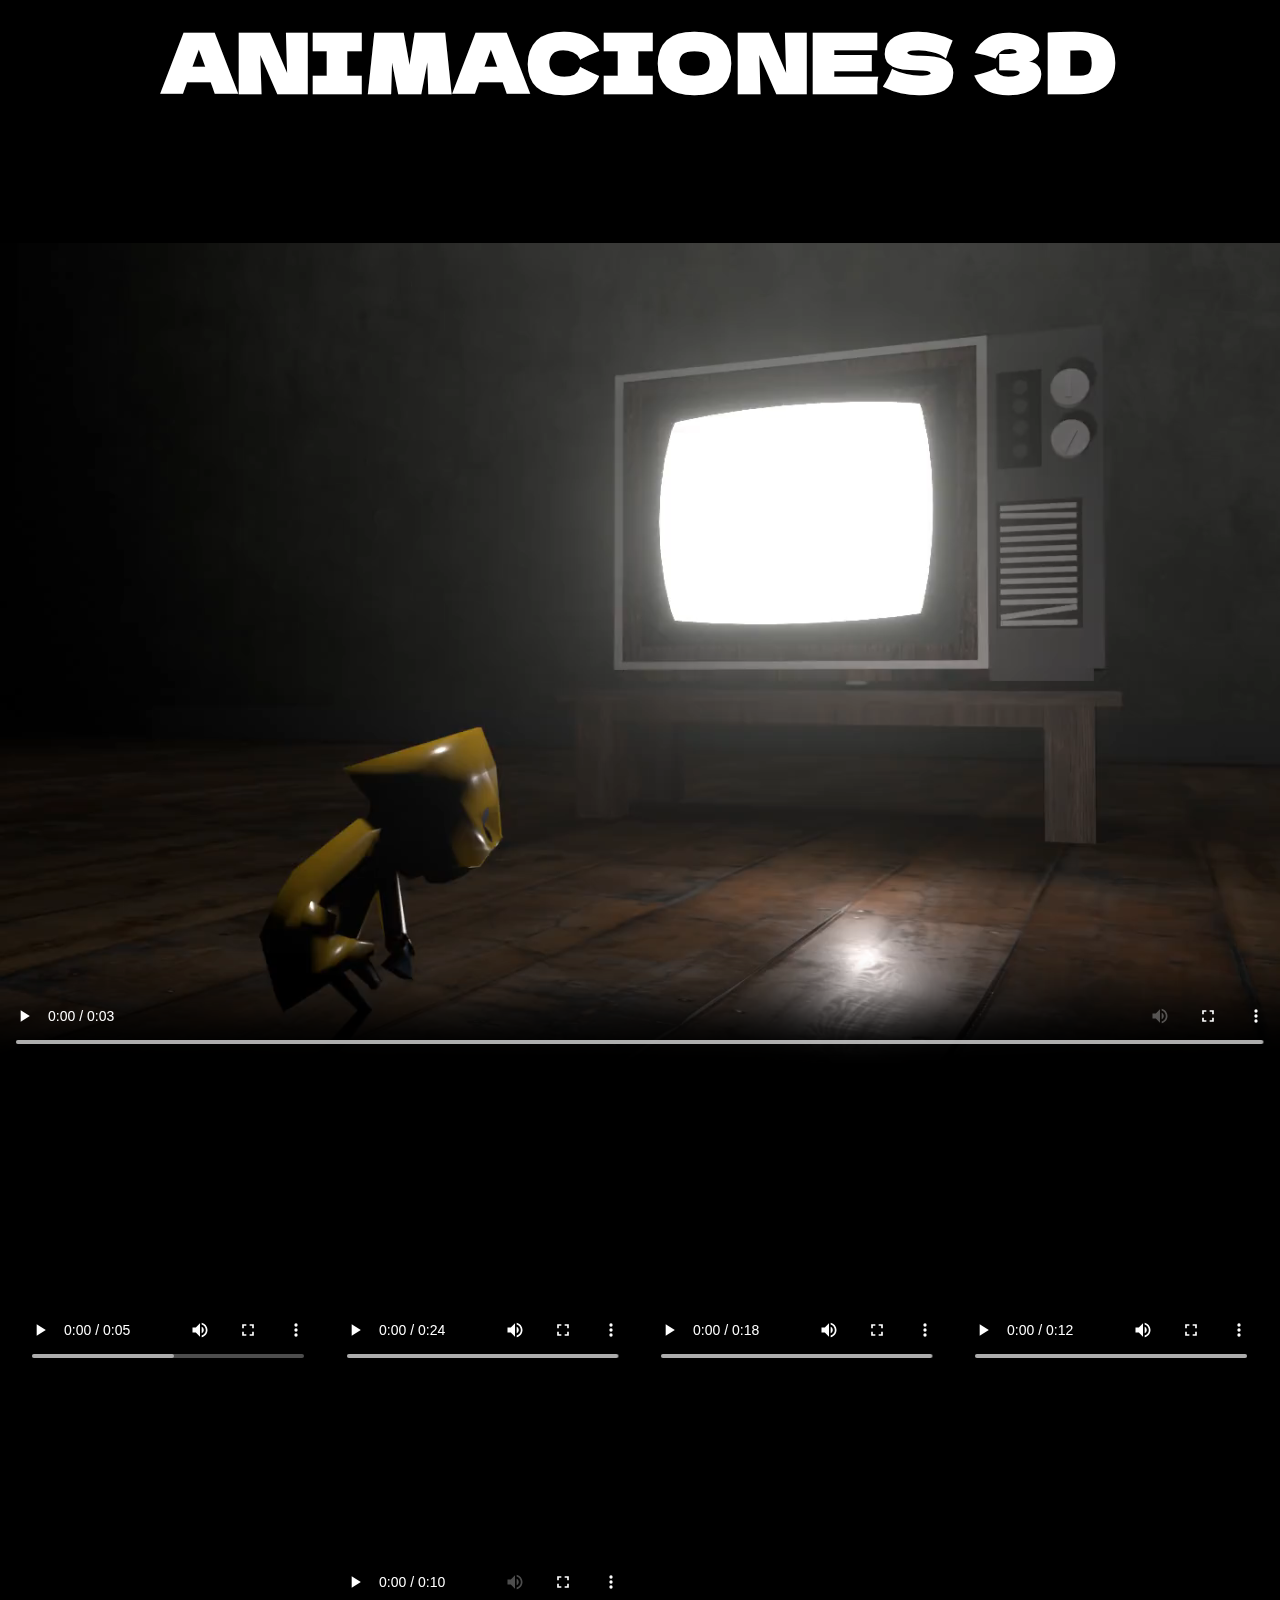
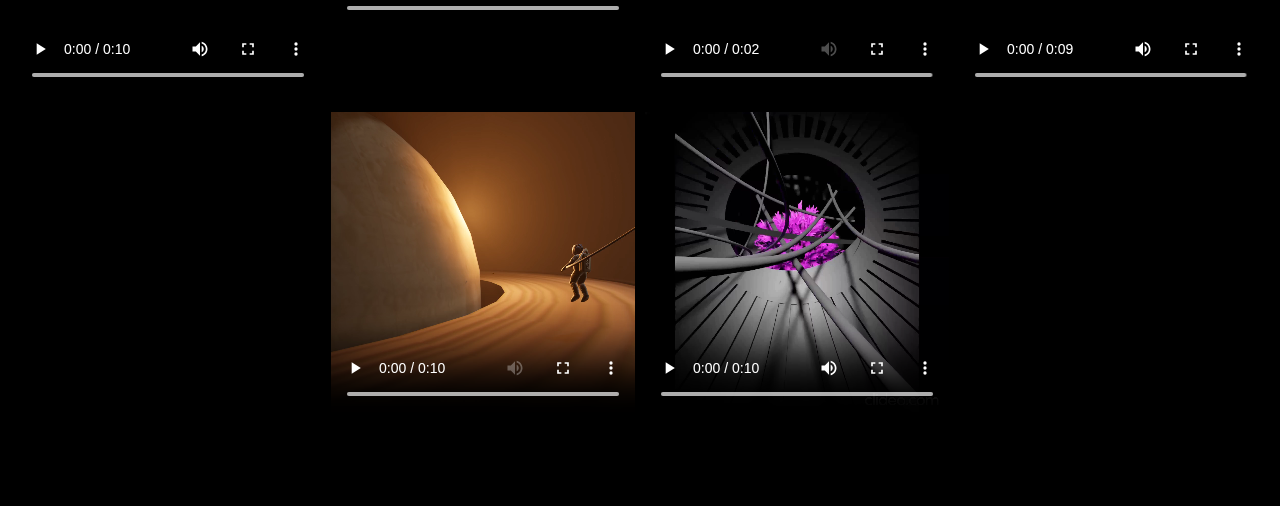
<file: Animacion 3d.html>
<!DOCTYPE html>
<html>
    <head>
        <meta name="viewport" content="width=device-width"/>
        <meta charSet="utf-8"/>
        <title>Animacion 3D</title>
        <link rel="icon" type="image/png" sizes="32x32" href="/favicon-32x32.png"/>
        <link rel="icon" type="image/png" sizes="16x16" href="/favicon-16x16.png"/>
        <link rel="mask-icon" href="/safari-pinned-tab.svg" color="#5bbad5"/>
        <meta name="description" content="Rick Waalders - I Design 3D Visuals For Websites And Apps"/>
        <link rel="preload" href="Flyer-video etc/Estilos ara todos .css" as="style"/>
        <link rel="stylesheet" href="Flyer-video etc/Estilos ara todos .css" data-n-g=""/>
        <link rel="icon" href="Iciono logo para Web.ico">
        <noscript data-n-css=""></noscript>

    </head>
    <body>
        <div id="__next">
            <div class="container" id="container">
                <ul id="sideNav"></ul>
                <div class="containerContent" id="containerContent" data-scroll-content="true">
                    


                     <!--===================== Inicio =====================-->

                    <div class="page">
                        <div class="content-item hero">
                            <h1 style="letter-spacing: 1.2px;  " class="title">ANIMACIONES 3D</h1>
                        </div>

      


                    <!--===================== Animacion 3D =====================-->         


                    <div class="content-item work-item">
                        
                        <div class="full">
                            <video controls style="width: 100%; height: 100%; " src="Portafolio Completo B/Diseño 3d/0000-0100.mkv"></video>
                        </div>
                        <div class="grid">
                         

                            <section class="grid" id="grid">
                                <div class="item">
                                    <div class="item-contenido">
                                       <video controls style="width: 100%;" src="Portafolio Completo B/Boli/Boli/Bolishop/images/Viudeo2.mp4"></video>
                                    </div>
                                </div>
                    
                                <div class="item">
                                    <div class="item-contenido">
                                        <video controls style="width: 100%;" src="Portafolio Completo B/Exclusif/Exclusif/Excluysif1/images/video-2023-07-27-22-29-50_TSD3cC56.mp4"></video>
                                    </div>
                                </div>
                    

                                <div class="item">
                                    <div class="item-contenido">
                                        <video style="width: 100%;" controls src="Portafolio Completo B/Maremoto/MAREMOTO/Maremoto/images/comp-5_C0Q6q4xR.mp4"></video>
                                    </div>
                                </div>
                    
                                <div class="item">
                                    <div class="item-contenido">
                                        <video controls style="width: 100%; height: 100%; " src="Portafolio incio/52 hertz Bebida/52 hertz/images/comp-1awetr-222_DYpM7VYd.mp4"></video>
                                         
                                    </div>
                                </div>


                                <div class="item">
                                    <div class="item-contenido">
                                       <video controls style="width: 100%;" src="Portafolio incio/Portafolio extraterrestre/Marte/images/secuencia-02_5VjOFoyi.mp4"></video>
                                    </div>
                                </div>
                    
                                <div class="item">
                                    <div class="item-contenido">
                                        <video controls style="width: 100%;" src="Portafolio Completo B/Exclusif/Exclusif/Excluysif1/images/Final .mp4"></video>
                                    </div>
                                </div>
                    

                                <div class="item">
                                    <div class="item-contenido">
                                        <video style="width: 100%;" controls src="Portafolio Completo B/Exclusif/Exclusif/Excluysif1/images/0000-0150.mp4"></video>
                                    </div>
                                </div>
                    
                                <div class="item">
                                    <div class="item-contenido">
                                        <video controls style="width: 100%; height: 100%; " src="Portafolio Completo B/Portafolio escritorio/Portafolio Escritorio/Escritorio/images/Esctitorio.mp4"></video>
                                         
                                    </div> 
                                     
                            </div>


                            <div class="item">
                                <div class="item-contenido">
                                    <video controls style="width: 100%; height: 100%; " src="Portafolio Completo B/Portafolio escritorio/Portafolio Escritorio/Escritorio/images/0001-0300.mp4"></video>
                                     
                                </div> 
                                 
                        </div>






                            <div class="item">
                                <div class="item-contenido">
                                   <video controls style="width: 100%;" src="Portafolio Completo B/Portafolio escritorio/Portafolio Escritorio/Escritorio/images/arbol-hu9mqvcp_eCkeiC7Z.mp4"></video>
                                </div>

                        








                            </div>



<body>
	



</body>
</html>
</html>
</file>
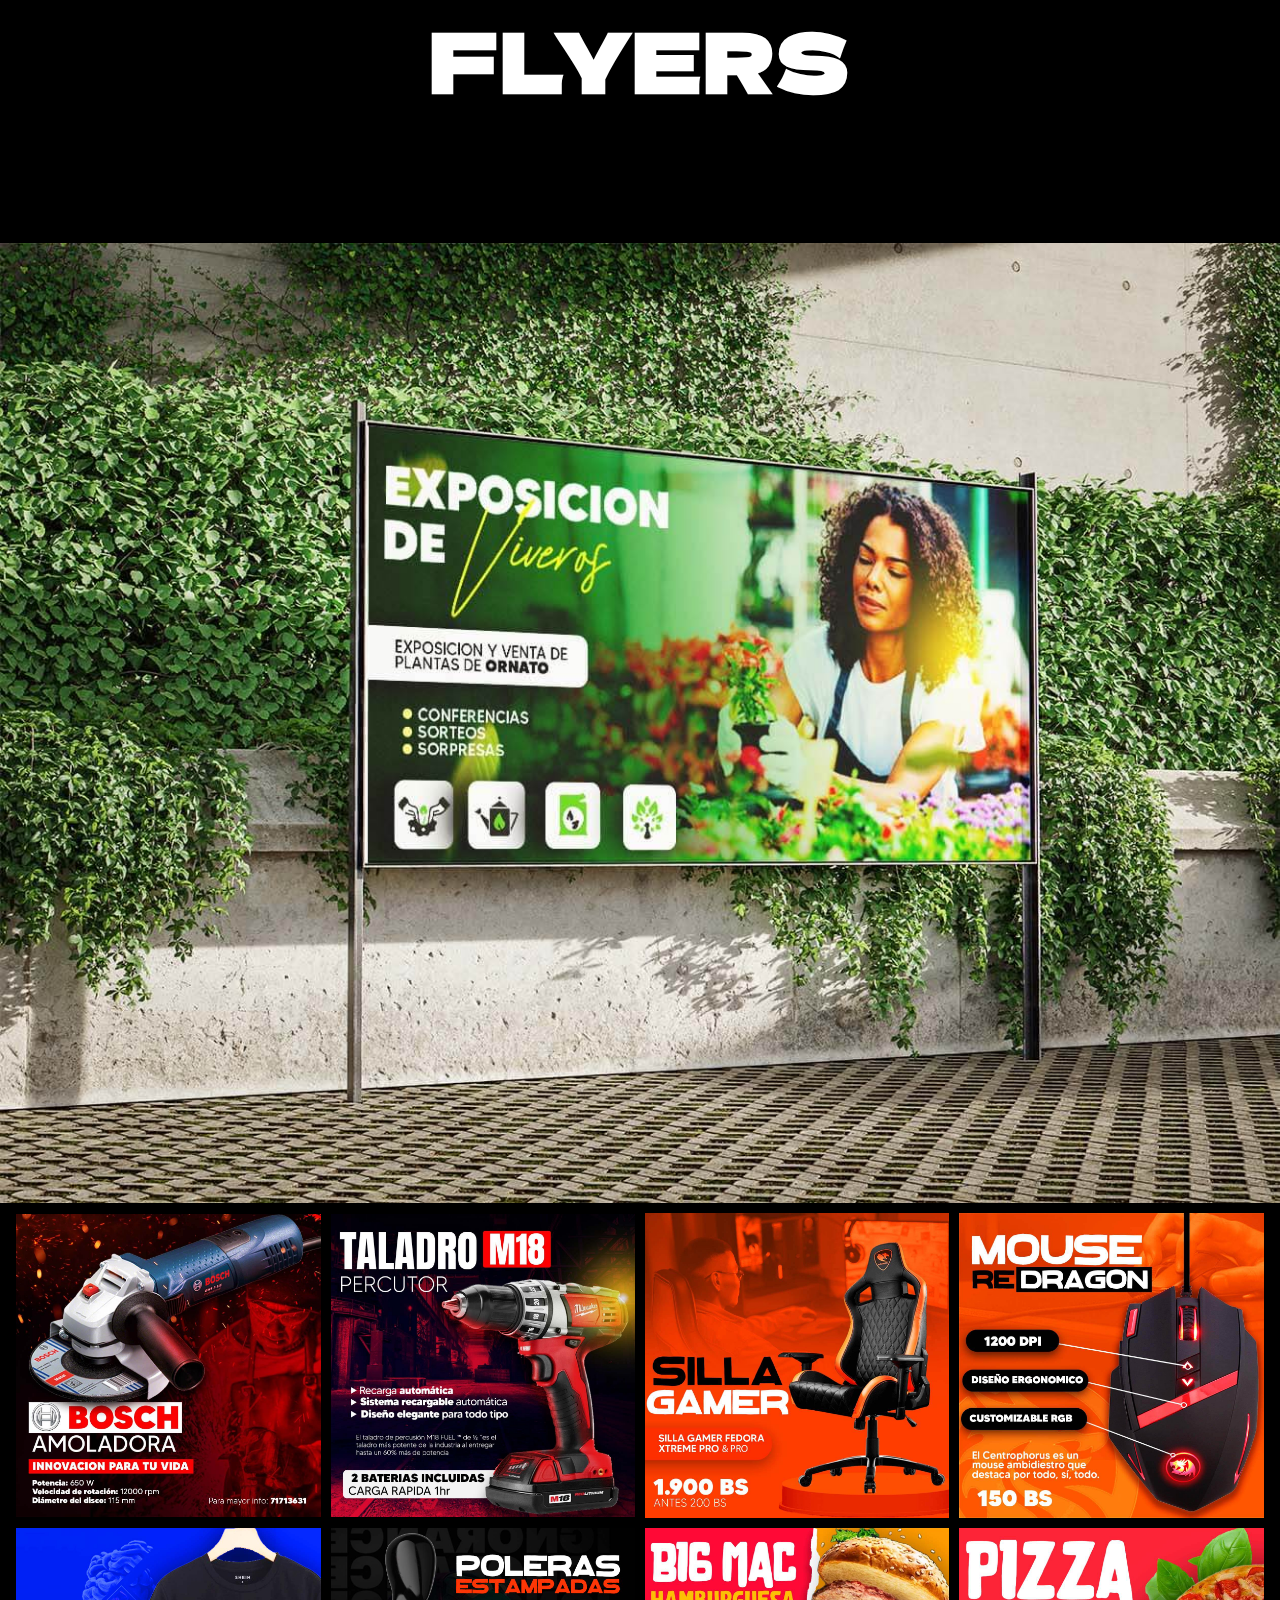
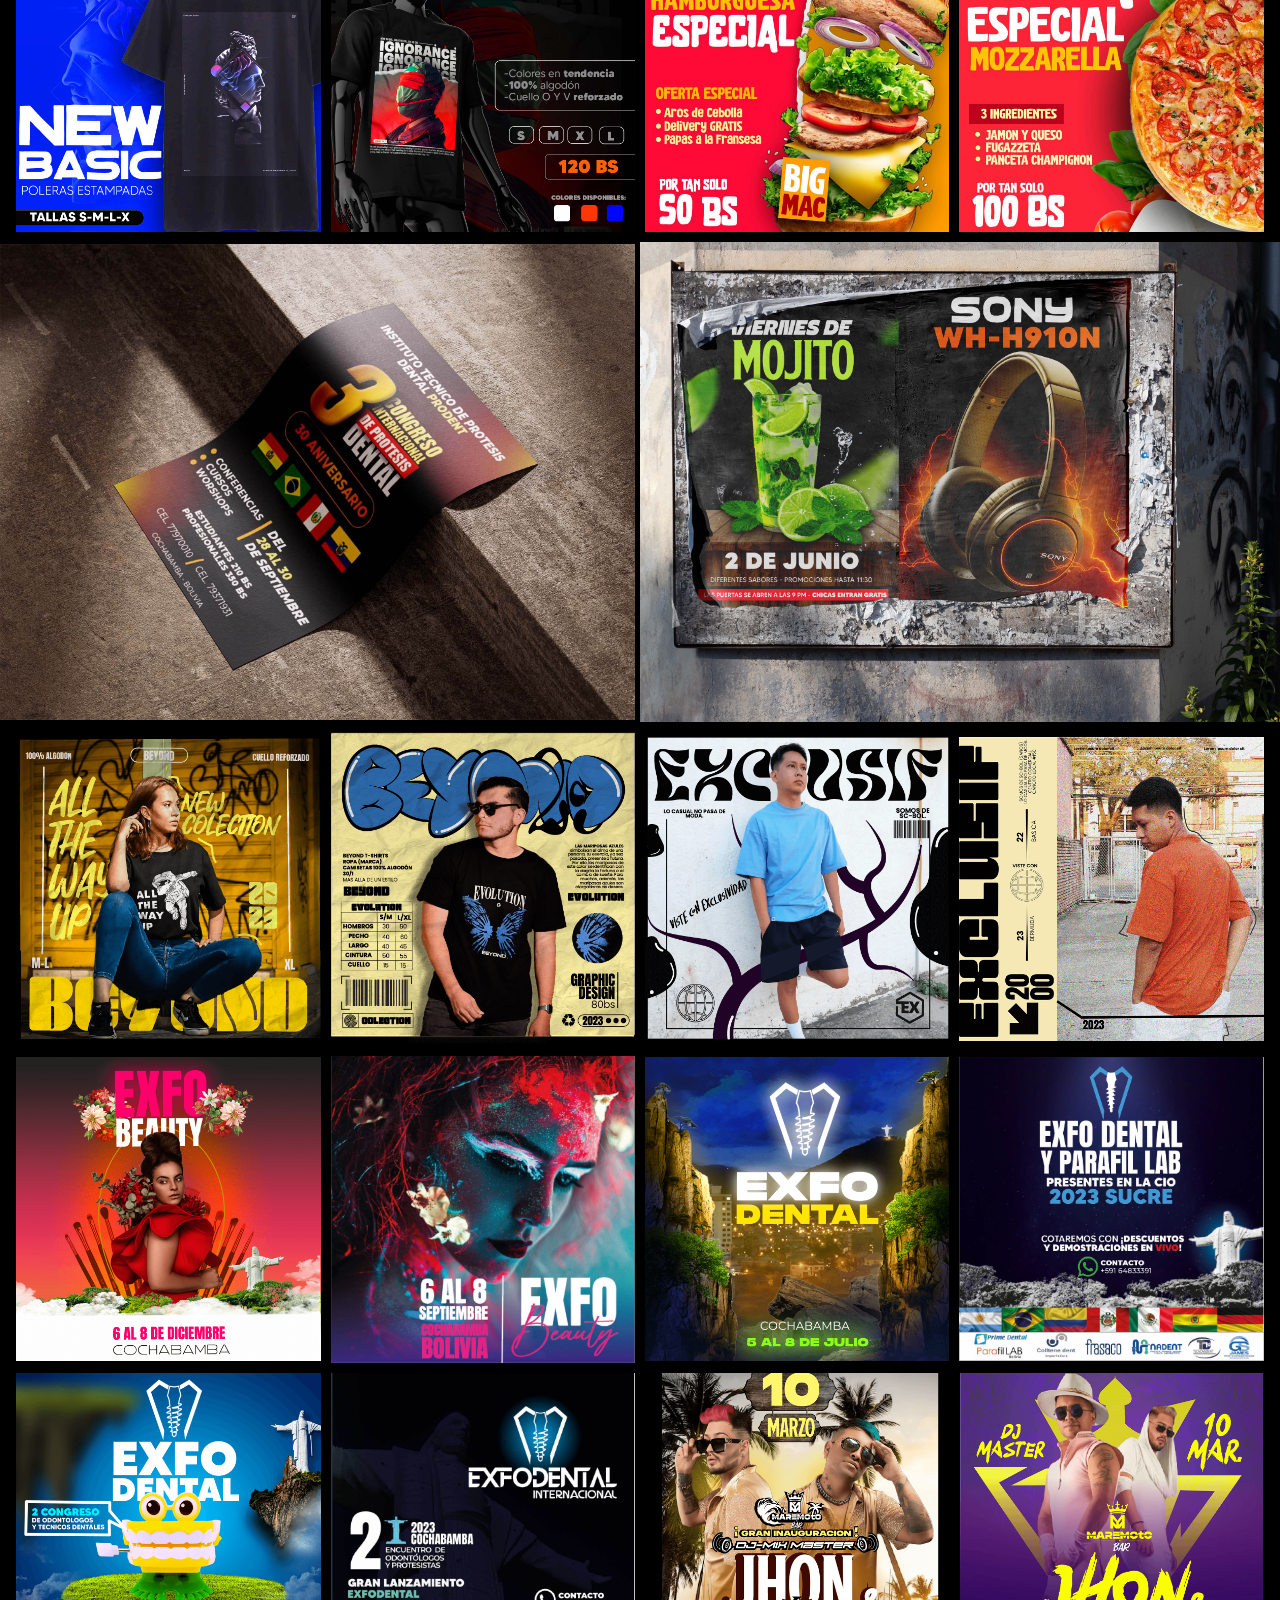
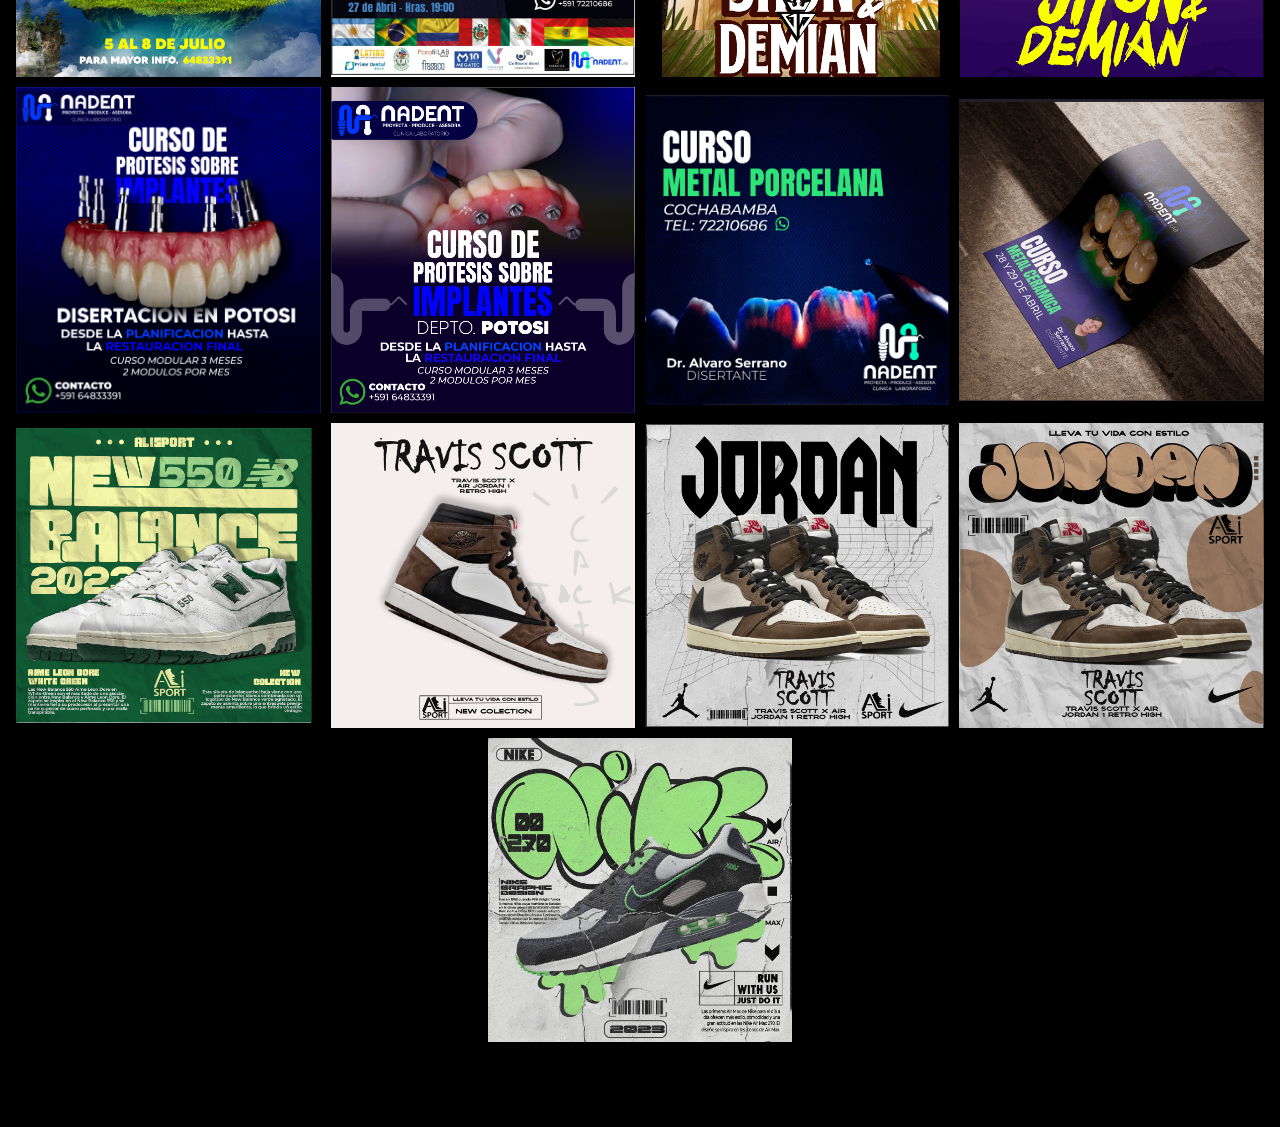
<file: Flyers.html>
<!DOCTYPE html>
<html>
    <head>
        <meta name="viewport" content="width=device-width"/>
        <meta charSet="utf-8"/>
        <title>Duval</title>
        <link rel="icon" type="image/png" sizes="32x32" href="/favicon-32x32.png"/>
        <link rel="icon" type="image/png" sizes="16x16" href="/favicon-16x16.png"/>
        <link rel="mask-icon" href="/safari-pinned-tab.svg" color="#5bbad5"/>
        <meta name="description" content="Rick Waalders - I Design 3D Visuals For Websites And Apps"/>
        <link rel="preload" href="Flyer-video etc/Estilos ara todos .css" as="style"/>
        <link rel="stylesheet" href="Flyer-video etc/Estilos ara todos .css" data-n-g=""/>
        <link rel="icon" href="Iciono logo para Web.ico">
        <noscript data-n-css=""></noscript>

    </head>
    <body>
        <div id="__next">
            <div class="container" id="container">
                <ul id="sideNav"></ul>
                <div class="containerContent" id="containerContent" data-scroll-content="true">
                    


                     <!--===================== Inicio =====================-->

                    <div class="page">
                        <div class="content-item hero">
                            <h1 style="letter-spacing: 1.2px;  " class="title">FLYERS</h1>
                        </div>


                    <!--===================== Flyers =====================-->      

                        <main>
                            <div class="content-item work-item">
                                <div class="full">
                                    <img  loading="lazy" width="100%" src="Img de portafolio/Banner Grande de inio.jpg"/>
                                </div>
                              

                                    <section class="grid" id="grid">
                                        <div class="item">
                                            <div class="item-contenido">
                                                <img loading="lazy"  src="Img de portafolio/Amoladora.jpg" alt="">
                                            </div>
                                        </div>
                            
                                        <div class="item">
                                            <div class="item-contenido">
                                                <img loading="lazy"  src="Img de portafolio/Taladro.jpg" alt="">
                                            </div>
                                        </div>
                            
                                        <div class="item">
                                            <div class="item-contenido">
                                                <img loading="lazy"  src="Img de portafolio/Mesa de trabajo 1.jpg" alt="">
                                            </div>
                                        </div>
                

                                        <div class="item">
                                            <div class="item-contenido">
                                                <img loading="lazy"  src="Img de portafolio/Mesa de trabajo 2.jpg" alt="">
                                            </div>
                                        </div>

                                        <div class="item">
                                            <div class="item-contenido">
                                                <img loading="lazy"  src="Portafolio Completo B/Exclusif/Exclusif/Excluysif1/images/POlera 1.jpg" alt="">
                                            </div>
                                        </div>

                                        <div class="item">
                                            <div class="item-contenido">
                                                <img loading="lazy"  src="Portafolio Completo B/Exclusif/Exclusif/Excluysif1/images/Polera 2.jpg" alt="">
                                            </div>
                                        </div>


                                        <div class="item">
                                            <div class="item-contenido">
                                                <img loading="lazy"  src="Img de portafolio/Hamburguesa.jpg" alt="">
                                            </div>
                                        </div>

                                        <div class="item">
                                            <div class="item-contenido">
                                                <img loading="lazy"  src="Img de portafolio/PIzza.jpg" alt="">
                                            </div>
                                        </div>



                                        <div class="grid">
                                            <div class="card">
                                                <img loading="lazy"  src="Img de portafolio/Banner grande 2.jpg"/>
                                            </div>
                                            <div class="card">
                                                <img loading="lazy"  src="Portafolio Completo B/Imgenes de portada de cada uno/Sin título-1.jpg"/>
                                            </div>




                                       



                        
                                                            <section class="grid" id="grid">
                                                                <div class="item">
                                                                    <div class="item-contenido">
                                                                        <img loading="lazy"  src="Portafolio Completo B/Beyond/Beyond/images/1 ERA FILA 1.png" alt="">
                                                                    </div>
                                                                </div>
                                                    
                                                                <div class="item">
                                                                    <div class="item-contenido">
                                                                        <img loading="lazy"  src="Portafolio Completo B/Beyond/Beyond/images/1.png" alt="">
                                                                    </div>
                                                                </div>
                                                    
                                                                <div class="item">
                                                                    <div class="item-contenido">
                                                                        <img loading="lazy"  src="Portafolio Completo B/Exclusif/Exclusif/Excluysif1/images/P F. 1.png" alt="">
                                                                    </div>
                                                                </div>
                                        
                        
                                                                <div class="item">
                                                                    <div class="item-contenido">
                                                                        <img loading="lazy"  src="Portafolio Completo B/Exclusif/Exclusif/Excluysif1/images/Sin título-2.png" alt="">
                                                                    </div>
                                                                </div>
                        
                                                                <div class="item">
                                                                    <div class="item-contenido">
                                                                        <img loading="lazy"  src="Portafolio Completo B/Exfo Belleza/Exfo B/images/Sin título-3.png" alt="">
                                                                    </div>
                                                                </div>
                        
                                                                <div class="item">
                                                                    <div class="item-contenido">
                                                                        <img loading="lazy" style="width: 100%;"  src="Portafolio Completo B/Exfo Belleza/Exfo B/images/Recurso 1@1.5x-20.jpg" alt="">
                                                                    </div>
                                                                </div>
                        
                        
                                                                <div class="item">
                                                                    <div class="item-contenido">
                                                                        <img loading="lazy"  src="Portafolio Completo B/Exfodenta/Port exfo/Exfodnetla/images/Flyerexfodental.png" alt="">
                                                                    </div>
                                                                </div>
                        
                                                                <div class="item">
                                                                    <div class="item-contenido">
                                                                        <img loading="lazy"  src="Portafolio Completo B/Exfodenta/Port exfo/Exfodnetla/images/Parafi .jpg" alt="">
                                                                    </div>
                                                                </div>
                        
                        
                        
                                                                <div class="item">
                                                                    <div class="item-contenido">
                                                                        <img loading="lazy"  src="Portafolio Completo B/Exfodenta/Port exfo/Exfodnetla/images/rodolfo.png" alt="">
                                                                    </div>
                                                                </div>
                                        
                        
                                                                <div class="item">
                                                                    <div class="item-contenido">
                                                                        <img loading="lazy"  src="Portafolio Completo B/Exfodenta/Port exfo/Exfodnetla/images/Recurso 29@1.5x-20.jpg" alt="">
                                                                    </div>
                                                                </div>
                        
                                                                <div class="item">
                                                                    <div class="item-contenido">
                                                                        <img loading="lazy"  src="Portafolio Completo B/Maremoto/MAREMOTO/Maremoto/images/Nuevo.png" alt="">
                                                                    </div>
                                                                </div>
                        
                                                                <div class="item">
                                                                    <div class="item-contenido">
                                                                        <img loading="lazy" style="width: 100%;"  src="Portafolio Completo B/Maremoto/MAREMOTO/Maremoto/images/Sin título-1.png" alt="">
                                                                    </div>
                                                                </div>
                        
                        
                                                                <div class="item">
                                                                    <div class="item-contenido">
                                                                        <img loading="lazy"  src="Portafolio Completo B/Nadent/Nadent Port/Nadnet/images/flye rnadett 3.png" alt="">
                                                                    </div>
                                                                </div>
                        
                                                                <div class="item">
                                                                    <div class="item-contenido">
                                                                        <img loading="lazy"  src="Portafolio Completo B/Nadent/Nadent Port/Nadnet/images/Flyer nadent.png" alt="">
                                                                    </div>
                                                                </div>
                                          
                                                                <div class="item">
                                                                    <div class="item-contenido">
                                                                        <img loading="lazy"  src="Portafolio Completo B/Nadent/Nadent Port/Nadnet/images/Imagen6.png" alt="">
                                                                    </div>
                                                                </div>
                        
                                                                <div class="item">
                                                                    <div class="item-contenido">
                                                                        <img loading="lazy"  src="Portafolio Completo B/Nadent/Nadent Port/Nadnet/images/Imagen7.png" alt="">
                                                                    </div>
                                                                </div>
                        

                                                                <div class="item">
                                                                    <div class="item-contenido">
                                                                        <img loading="lazy"  src="Portafolio incio/Alissport/Alissport/images/Diseño.png" alt="">
                                                                    </div>
                                                                </div>
                        
                                                                <div class="item">
                                                                    <div class="item-contenido">
                                                                        <img loading="lazy" style="width: 100%;"  src="Portafolio incio/Alissport/Alissport/images/Mesa de trabajo 1.png" alt="">
                                                                    </div>
                                                                </div>
                        
                        
                                                                <div class="item">
                                                                    <div class="item-contenido">
                                                                        <img loading="lazy"  src="Portafolio incio/Alissport/Alissport/images/Sin título-1.334png.png" alt="">
                                                                    </div>
                                                                </div>
                        
                                                               
                                          
                                                                <div class="item">
                                                                    <div class="item-contenido">
                                                                        <img loading="lazy"  src="Portafolio incio/Alissport/Alissport/images/Sin título-1.png" alt="">
                                                                    </div>
                                                                </div>
                        
                                                                <div class="item">
                                                                    <div class="item-contenido">
                                                                        <img loading="lazy"  src="Portafolio incio/Alissport/Alissport/images/Social media N 1.png" alt="">
                                                                    </div>
                                                                </div>
                        








                                     
                            </div>
                            




<body>
	



</body>
</html>
</html>
</file>
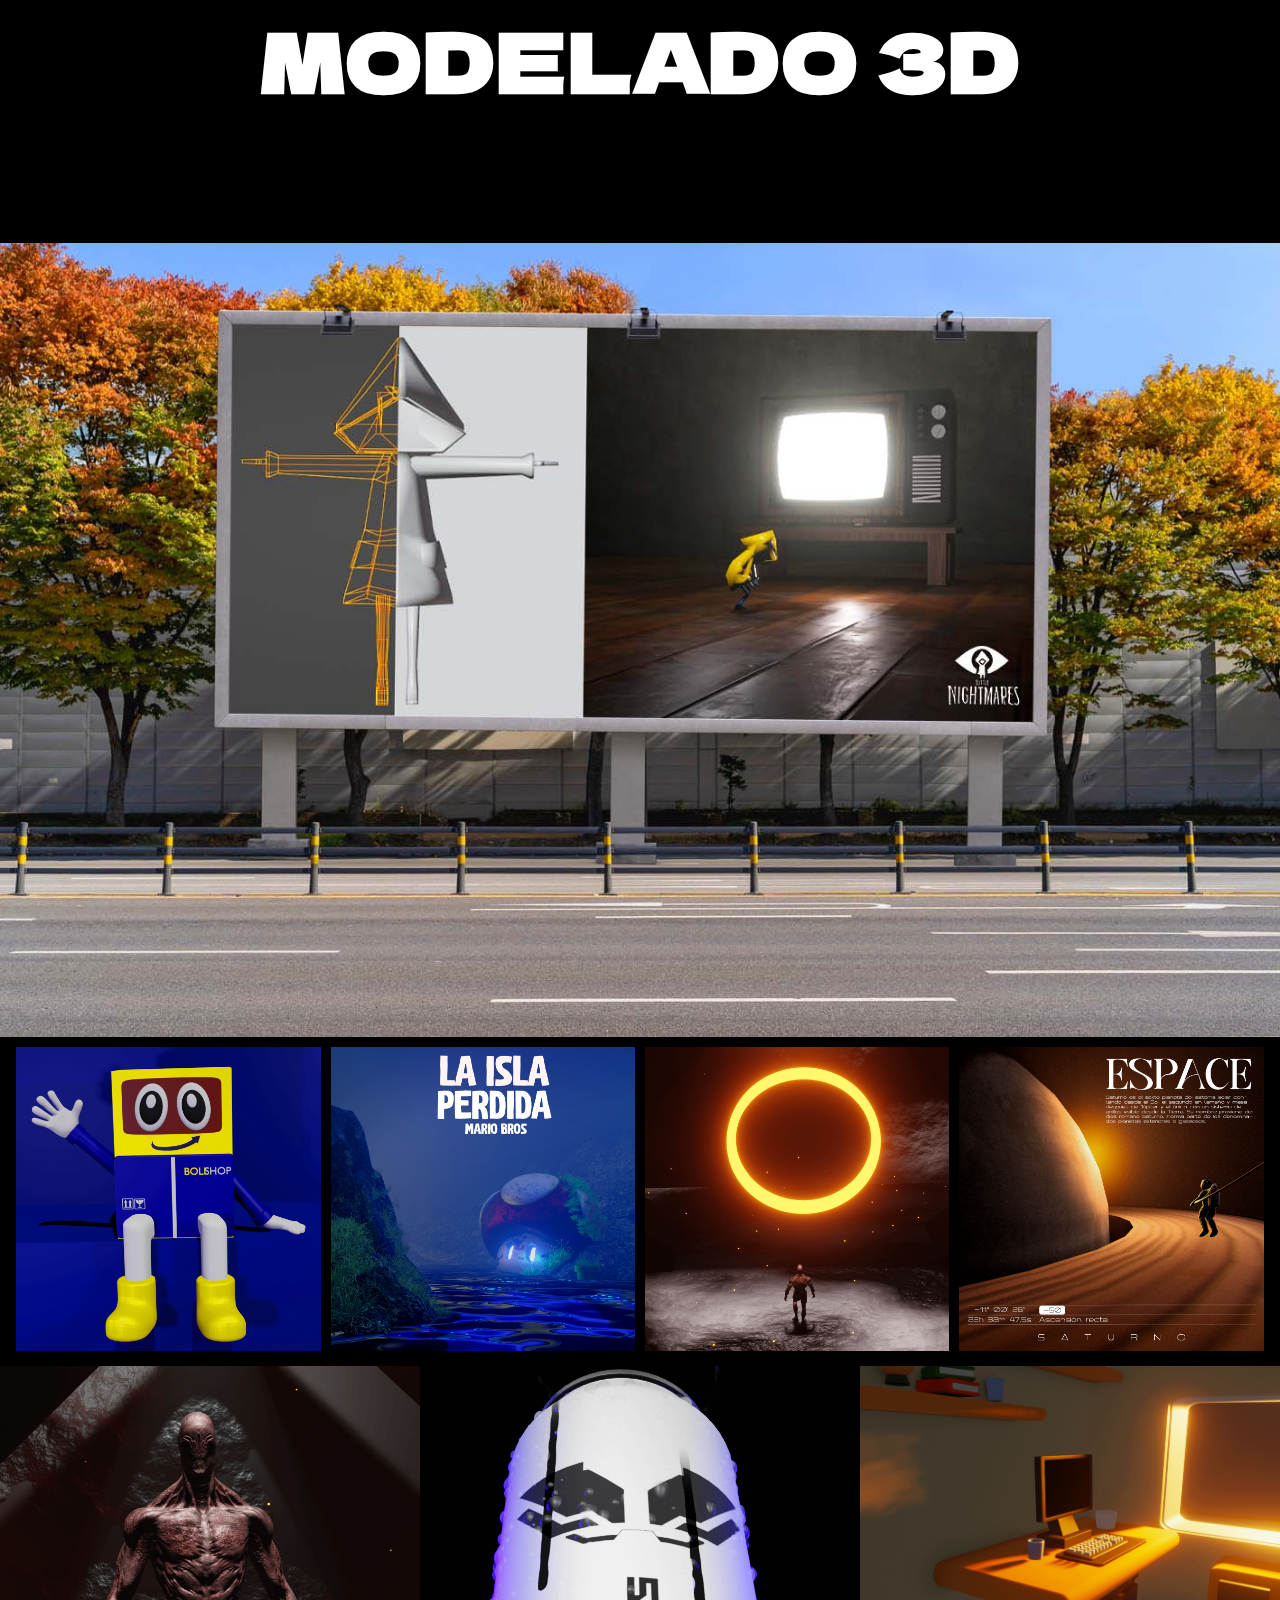
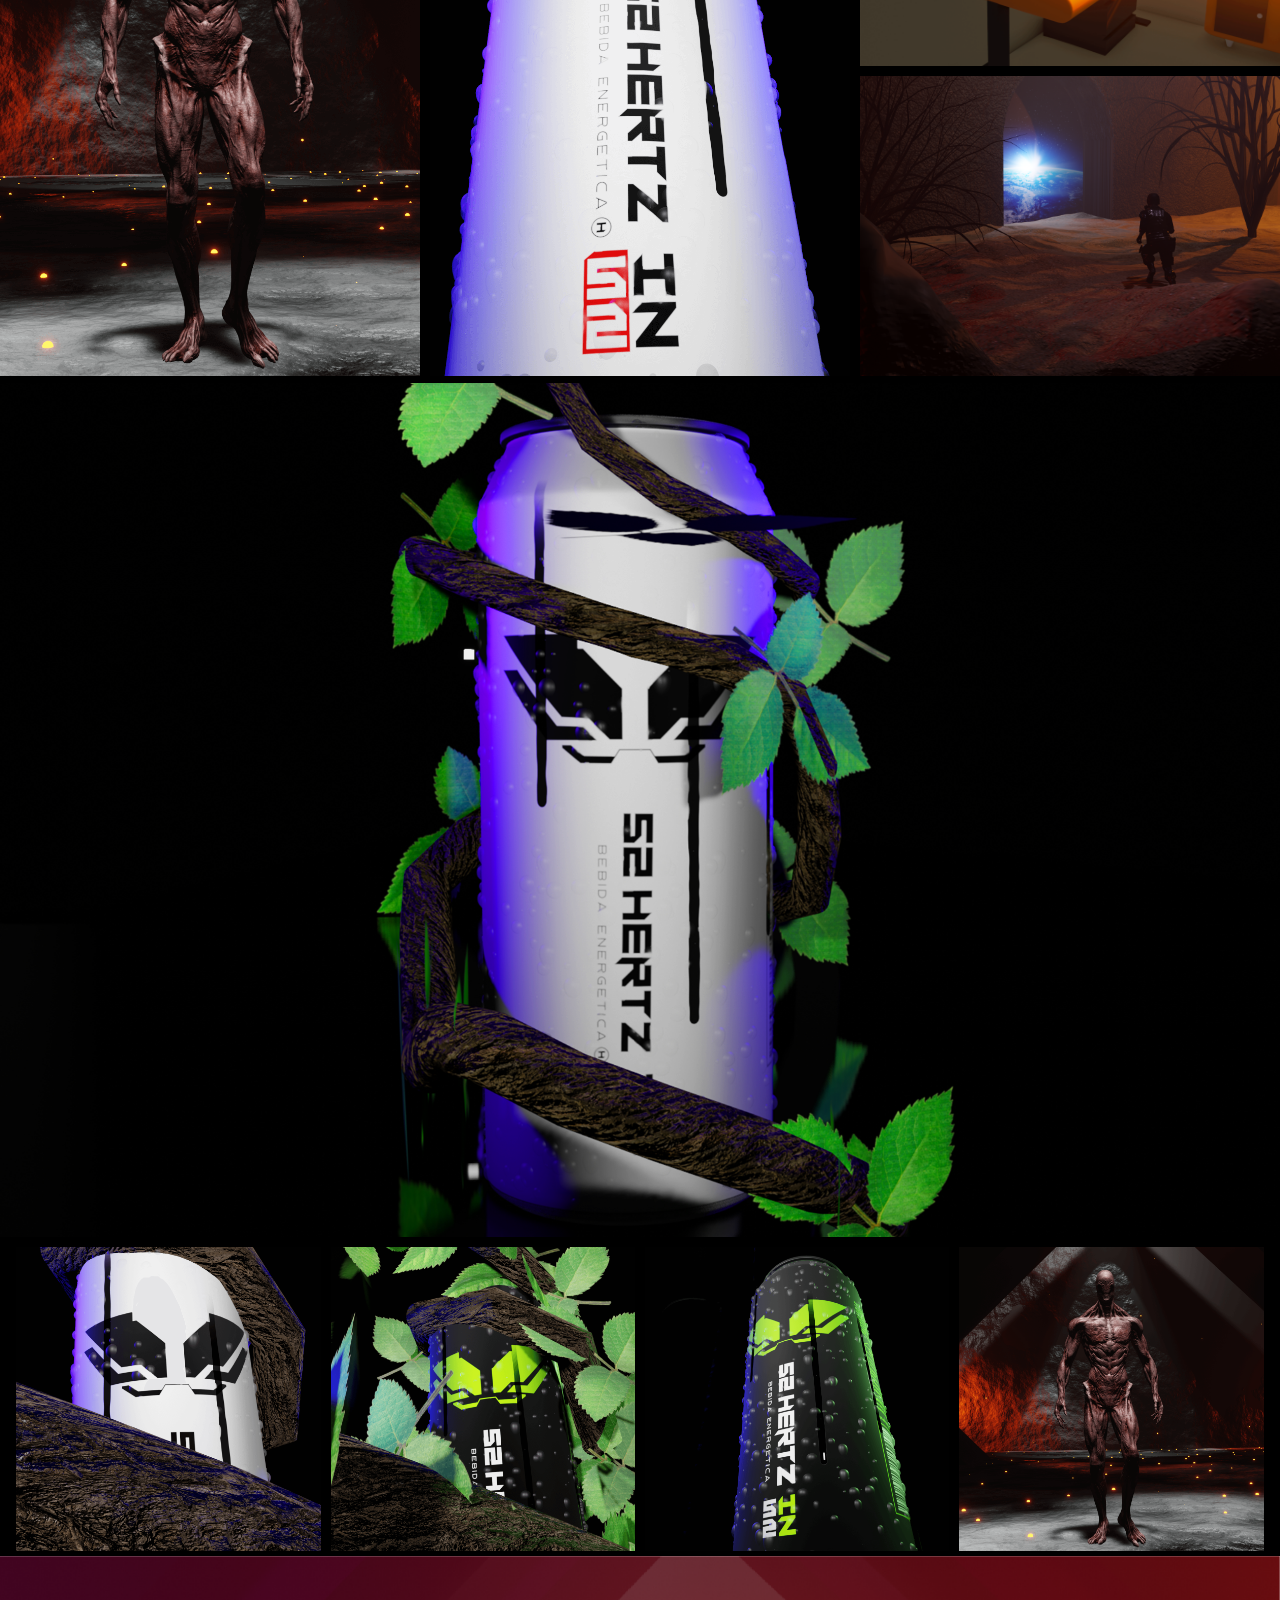
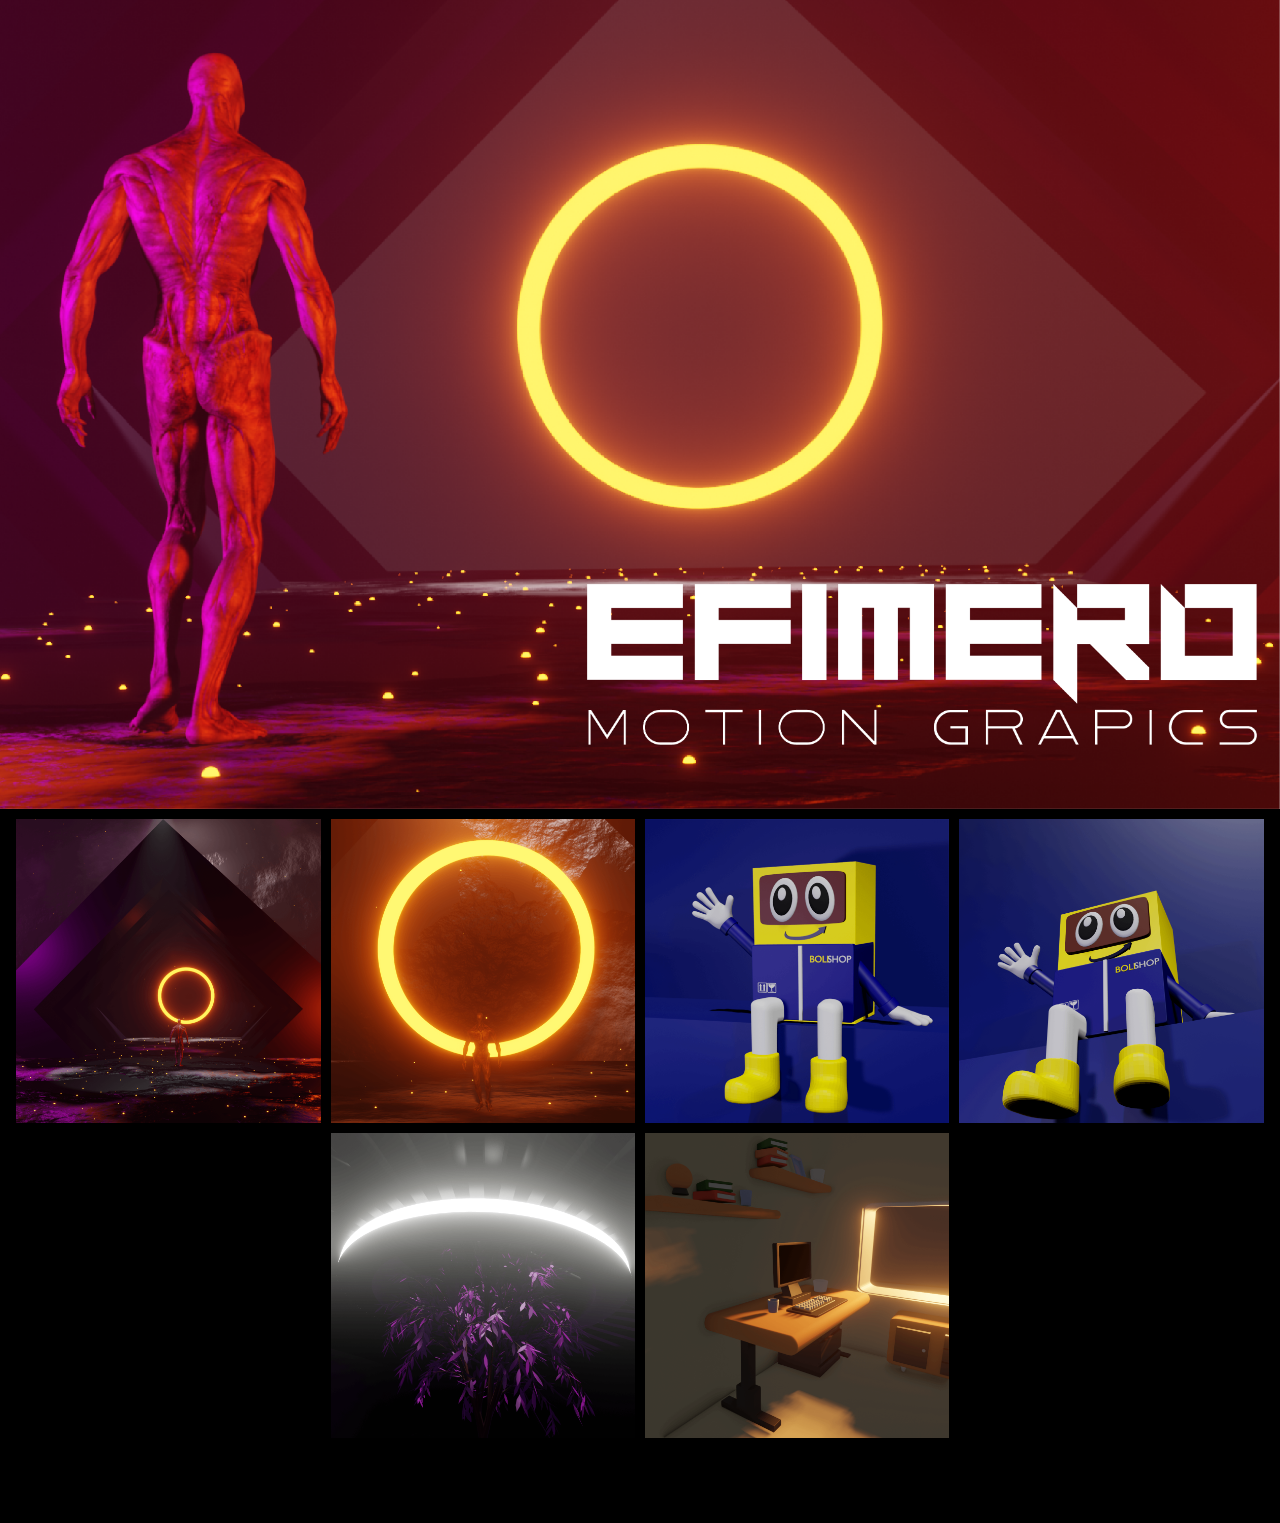
<file: Modelado.html>
<!DOCTYPE html>
<html>
    <head>
        <meta name="viewport" content="width=device-width"/>
        <meta charSet="utf-8"/>
        <title>Modelado 3D</title>
        <link rel="icon" type="image/png" sizes="32x32" href="/favicon-32x32.png"/>
        <link rel="icon" type="image/png" sizes="16x16" href="/favicon-16x16.png"/>
        <link rel="mask-icon" href="/safari-pinned-tab.svg" color="#5bbad5"/>
        <meta name="description" content="Rick Waalders - I Design 3D Visuals For Websites And Apps"/>
        <link rel="preload" href="Flyer-video etc/Estilos ara todos .css" as="style"/>
        <link rel="stylesheet" href="Flyer-video etc/Estilos ara todos .css" data-n-g=""/>
        <link rel="icon" href="Iciono logo para Web.ico">
        <noscript data-n-css=""></noscript>

    </head>
    <body>
        <div id="__next">
            <div class="container" id="container">
                <ul id="sideNav"></ul>
                <div class="containerContent" id="containerContent" data-scroll-content="true">
                    


                     <!--===================== Inicio =====================-->

                    <div class="page">
                        <div class="content-item hero">
                            <h1 style="letter-spacing: 1.2px;  " class="title">MODELADO 3D</h1>
                        </div>


                    <!--===================== Flyers =====================-->      
         <!--===================== Modelado 3D=====================-->         


         <div class="content-item work-item">
           
            <div class="full">
                <img style="width: 100%;" src="Portafolio Completo B/Imgenes de portada de cada uno/Poratda e modelado 3d.jpg" alt="">
            </div>
            <div class="grid">
             

                <section class="grid" id="grid">
                    <div class="item">
                        <div class="item-contenido">
                            <img loading="lazy" style="width: 100%;" src="Portafolio Completo B/Boli/Boli/Bolishop/images/Mesa de trabajo 12.png" alt="">
                        </div>
                    </div>
        
                    <div class="item">
                        <div class="item-contenido">
                            <img loading="lazy" style="width: 100%;" src="Portafolio Completo B/Diseño 3d/Diaseño hongo potoshop.png" alt="">
                        </div>
                    </div>
        

                    <div class="item">
                        <div class="item-contenido">
                            <img loading="lazy"  src="Portafolio incio/Portafolio extraterrestre/Marte/images/untitled4.png" alt="">
                        </div>
                    </div>
        
                    <div class="item">
                        <div class="item-contenido">
                            <img loading="lazy"  src="Portafolio Completo B/Diseño 3d/esapece.png" alt="">
                        </div>
                    </div>
        


        <!--===================== Nuevo banco de iamgenews =====================-->


        <div class="grid-images">
            <div class="imagen-producto image-1">
                <img loading="lazy" style="width: 100%;"  src="Portafolio incio/Portafolio extraterrestre/Marte/images/untitled2.png" alt="Imagen Producto 1" />
            </div>
            <div class="imagen-producto image-2">
                <img  loading="lazy"  src="Portafolio incio/52 hertz Bebida/52 hertz/images/Portafolio3.png" alt="Imagen Producto 2" />
            </div>
            <div class="imagen-producto image-3">
                <img loading="lazy"  src="Portafolio Completo B/Portafolio escritorio/Portafolio Escritorio/Escritorio/images/Mesa de trabajo 6.png" alt="Imagen Producto 3" />
            </div>
            <div class="imagen-producto image-4">
                <img loading="lazy"  src="Portafolio Completo B/Diseño 3d/untitled.png" alt="Imagen Producto 4" />
            </div>
        </div>





        <div class="full">
            <img style="width: 100%;" src="Portafolio incio/52 hertz Bebida/52 hertz/images/Portada Nueva 2.png" alt="">
        </div>



        <div class="item">
            <div class="item-contenido">
                <img loading="lazy" style="width: 100%;" src="Portafolio incio/52 hertz Bebida/52 hertz/images/Portada3.png" alt="">
            </div>
        </div>

        <div class="item">
            <div class="item-contenido">
                <img loading="lazy" style="width: 100%;" src="Portafolio incio/52 hertz Bebida/52 hertz/images/Portafolio5.png" alt="">
            </div>
        </div>


        <div class="item">
            <div class="item-contenido">
                <img loading="lazy"  src="Portafolio incio/52 hertz Bebida/52 hertz/images/Portafolio4.png" alt="">
            </div>
        </div>

        <div class="item">
            <div class="item-contenido">
                <img loading="lazy"  src="Portafolio incio/Portafolio extraterrestre/Marte/images/untitled2.png" alt="">
            </div>
        </div>

        <br><br><br>

        <div class="full">
            <img style="width: 100%;" src="Portafolio incio/Portafolio extraterrestre/Marte/images/Sin título-1.png" alt="">
        </div>




    



        <div class="item">
            <div class="item-contenido">
                <img loading="lazy" style="width: 100%;" src="Portafolio incio/Portafolio extraterrestre/Marte/images/untitled1.png" alt="">
            </div>
        </div>

        <div class="item">
            <div class="item-contenido">
                <img loading="lazy" style="width: 100%;" src="Portafolio incio/Portafolio extraterrestre/Marte/images/untitled5.png" alt="">
            </div>
        </div>


        <div class="item">
            <div class="item-contenido">
                <img loading="lazy"  src="Portafolio Completo B/Boli/Boli/Bolishop/images/Mesa de trabajo 10.png" alt="">
            </div>
        </div>

        <div class="item">
            <div class="item-contenido">
                <img loading="lazy"  src="Portafolio Completo B/Boli/Boli/Bolishop/images/Mesa de trabajo 11.png" alt="">
            </div>
        </div>


        <div class="item">
            <div class="item-contenido">
                <img loading="lazy" style="width: 100%;" src="Portafolio Completo B/Portafolio escritorio/Portafolio Escritorio/Escritorio/images/Arbol6.png" alt="">
            </div>
        </div>

        <div class="item">
            <div class="item-contenido">
                <img loading="lazy" style="width: 100%;" src="Portafolio Completo B/Portafolio escritorio/Portafolio Escritorio/Escritorio/images/Escritorio5.png" alt="">
            </div>
        </div>




<body>
	



</body>
</html>
</html>
</file>
<file: Flyer-video etc/Estilos ara todos .css>
@import url('https://fonts.googleapis.com/css2?family=Dela+Gothic+One&family=Rubik:wght@400;500;600&display=swap');


* {
    -webkit-font-smoothing: antialiased;
    -moz-osx-font-smoothing: grayscale
}





body,html {
    padding: 0;
    margin: 0;
    font-family: 'Dela Gothic One', sans-serif;
    font-size: 18px;
    color: #fff;
    background: #000;
    max-width: 100%;
    overflow-x: hidden
}

body.loading {
    overflow: hidden;
    height: 100vh
}

* {
    -moz-box-sizing: border-box;
    box-sizing: border-box
}

a {
    color: inherit;
    text-decoration: none;
    -moz-transition: .2s;
    transition: .2s
}

a:hover {
    opacity: .6
}

.container {
    min-height: 100vh;
    height: 100%
}

.containerContent {
    position: relative;
    overflow: hidden
}

.page {
    height: auto;
    min-height: 100vh;
    position: relative
}

.page-content {
    max-width: 1140px;
    padding: 3rem .75rem;
    margin: 0 auto 50px
}

.page-content .title {
    opacity: 1
}

.page-content .subtitle {
    opacity: 1;
    margin: 0 auto 50px
}

.page-playground .post {
    text-align: center;
    margin-bottom: 50px
}

.page-playground .post img {
    width: 100%;
    margin: 0 auto 12px
}

.page-playground .post .title {
    font-size: 16px;
    font-weight: 600;
    color: #777;
    text-transform: uppercase
}

.page-about {
    display: -webkit-flex;
    display: -moz-box;
    display: flex;
    -webkit-flex-direction: row;
    -moz-box-orient: horizontal;
    -moz-box-direction: normal;
    flex-direction: row
}

.page-about .left {
    width: 60%
}

.page-about .right {
    width: 40%
}

.page-about .contactInfoLink {
    display: none
}

.page-about h2 {
    max-width: 20em;
    font-size: 48px;
    margin: 0 0 50px
}

.page-about p {
    max-width: 20em;
    font-size: 30px;
    line-height: 1.5em;
    color: #fff;
    margin-bottom: 50px
}

.page-about p img {
    width: 100%
}

.page-about p a {
    color: #f64d28;
    border-bottom: 1px dotted #777;
    padding-bottom: 3px
}

.page-about p a:hover {
    color: #fff;
    opacity: 1
}

.page-about .contact-cta {
    background-color: #f64d28;
    font-size: 24px;
    font-weight: 600;
    text-align: center;
    padding: 12px 24px;
    -moz-border-radius: 12px;
    border-radius: 12px;
    color: #fff;
    -moz-transition: .2s;
    transition: .2s;
    width: 100%;
    display: block
}

.page-about .contact-cta:hover {
    background-color: rgba(246,77,40,.9)
}


.header {
    width: 100%
}

.headerContent {
    max-width: 500%;
    margin: 0 auto;
    font-size: 18px;
    padding: 0 3.5rem;
    height: 80px;
    display: -webkit-flex;
    display: -moz-box;
    display: flex;
    -webkit-flex-direction: row;
    -moz-box-orient: horizontal;
    -moz-box-direction: normal;
    flex-direction: row;
    -webkit-align-items: center;
    -moz-box-align: center;
    align-items: center;
    -webkit-justify-content: space-between;
    -moz-box-pack: justify;
    justify-content: space-between
}

.headerContent .logo {
    margin-right: 12px;
    height: 100%;
    color: #777;
    font-weight: 700;
    opacity: 0
}

.headerContent .logo,.headerContent .logo a {
    display: -webkit-flex;
    display: -moz-box;
    display: flex;
    -webkit-align-items: center;
    -moz-box-align: center;
    align-items: center;
    -webkit-justify-content: flex-start;
    -moz-box-pack: start;
    justify-content: flex-start
}

.headerContent .logo a {
    -webkit-flex-direction: row;
    -moz-box-orient: horizontal;
    -moz-box-direction: normal;
    flex-direction: row
}

.headerContent .logo a svg {
    margin-right: 12px
}

.headerContent nav {
    position: relative;
    top: -1px;
    opacity: 100%;
}

.headerContent nav a {
    padding: 6px 15px;
    margin: 0;
    color: #777;
    font-weight: 700
}

.headerContent nav a:last-child {
    padding-right: 0
}

.headerContent nav a.selected {
    color: #fff
}

.headerContent nav a:active {
    color: #777;
    opacity: 100%;
}

.headerContent nav a:hover {
    color: #fff;
    opacity: 100%;
}

.hero {
    margin: 0 auto;
    min-height: 27vh;
    display: -webkit-flex;
    display: -moz-box;
    display: flex;
    -webkit-align-items: center;
    -moz-box-align: center;
    align-items: center;
    -webkit-justify-content: flex-start;
    -moz-box-pack: start;
    justify-content: flex-start;
    -webkit-flex-direction: column;
    -moz-box-orient: vertical;
    -moz-box-direction: normal;

}

.title {
    font-size: 80px;
    font-weight: 800;
    letter-spacing: -2px;
    margin: 0 0 6px
}

.subtitle,.title {
    padding: 0;
    text-align: center;
    opacity: 100
}

.subtitle {
    margin: 0;
    font-size: 25px;
    font-weight: 10;
    line-height: 1.05;
    color: #6c6c6c;
    max-width: 45rem;
    font-family: rubik;
    
}



.work-item-description{
    font-family: rubik;
}





main {
    padding: 5rem 0.6rem -27.5rem;
    -webkit-flex: 1 1;
    -moz-box-flex: 1;
    flex: 1 1;
    display: -webkit-flex;
    display: -moz-box;
    display: flex;
    -webkit-flex-direction: column;
    -moz-box-orient: vertical;
    -moz-box-direction: normal;
    flex-direction: column;
    -webkit-justify-content: center;
    -moz-box-pack: center;
    justify-content: center;
    -webkit-align-items: center;
    -moz-box-align: center;
    align-items: center;
    max-width: 100%;
    margin: 0 auto
}

#sideNav {
    list-style: none;
    position: fixed;
    left: 0;
    top: 50%;
    margin: -200px 0 0;
    z-index: 999999;
    padding: 35px;
    opacity: 0
}

#sideNav.visible {
    opacity: 1
}

#sideNav li {
    padding: 12px;
    cursor: pointer;
    -moz-transition: .2s;
    transition: .2s
}

#sideNav li:before {
    content: " ";
    display: inline-block;
    width: 30px;
    height: 10px;
    -moz-border-radius: 3px;
    border-radius: 3px;
    background: #fff;
    opacity: .2
}

#sideNav li.active:before {
    background: #f64d28;
    opacity: 1
}

#sideNav li:hover {
    -webkit-transform: scale(1.5);
    -moz-transform: scale(1.5);
    transform: scale(1.5)
}

#sideNav li:hover:before {
    opacity: .5
}

#sideNav li:hover.active:before {
    background: #f64d28;
    opacity: 1
}

.scrollIndicator {
    position: absolute;
    right: 40px;
    z-index: 9999999;
    opacity: 100%;
    -moz-transition: .2s;
    transition: .2s;
    cursor: pointer;
    background-color: #777;
}




.lightbox {
    position: fixed;
    background: rgba(0, 0, 0, 0.9);
    z-index: 9.999999999999999e+41;
    top: 0;
    right: 0;
    bottom: 0;
    left: 0;
    opacity: 100;
    display: none
}

.lightbox .lightboxImage {
    width: 200px;
    height: 100px;
    position: absolute
}

.work-item {
    max-width: 100%;
    margin: 0 auto 80px;
}

.work-item .work-item-title {
    text-align: center;
    font-size: 48px;
    font-weight: 800;
    margin-bottom: 6px;
    text-transform: uppercase;
    color: #fff;
    letter-spacing: 0.05px;
    
}

.work-item .work-item-description {
    text-align: center;
    font-size: 30px;
    max-width: 90rem;
    margin: 0 auto 36px;
    color: #777;
    line-height: 0.75rem;
}






.full {
    width: 100%;
    display: block;
    margin: 0;
    padding: 0;
}

.full img {
    max-width: 100%
}

.grid {
    display: -webkit-flex;
    display: -moz-box;
    display: flex;
    -webkit-align-items: center;
    -moz-box-align: center;
    align-items: center;
    -webkit-justify-content: center;
    -moz-box-pack: center;
    justify-content: center;
    -webkit-flex-wrap: wrap;
    flex-wrap: wrap;
    margin: 0;
    padding: 0;
    -webkit-flex-direction: row;
    -moz-box-orient: horizontal;
    -moz-box-direction: normal;
    flex-direction: row
}

.grid .card {
    margin-top: 5px;
    max-width: 50%
}

.grid .card:first-child {
    padding-right: 5px
}

.grid .card:last-child {
    padding-left: 5px
}

.grid .card img {
    max-width: 100%
}

#fakeMouseCursor {
    position: absolute;
    top: -250px;
    left: -200px;
    z-index: 999999;
    opacity: 0
}

.cursor {
    display: none
}

footer {
    padding-bottom: 100px;
    margin: 0 auto;
    width: 80%;
    max-width: 1140px
}

footer .line {
    border-top: 1px solid hsla(0,0%,100%,.2);
    margin-bottom: 25px
}

footer .footerContent {
    display: -webkit-flex;
    display: -moz-box;
    display: flex;
    -webkit-flex-direction: row;
    -moz-box-orient: horizontal;
    -moz-box-direction: normal;
    flex-direction: row;
    -webkit-justify-content: space-between;
    -moz-box-pack: justify;
    justify-content: space-between
}

footer .footerContent .contact {
    max-width: 500px
}

footer .footerContent .contact h2 {
    font-size: 24px;
    margin-bottom: 10px
}

footer .footerContent .contact h2 svg {
    margin-right: 12px;
    position: relative;
    top: 3px
}

footer .footerContent .contact .grid {
    display: -webkit-flex;
    display: -moz-box;
    display: flex;
    -webkit-flex-direction: row;
    -moz-box-orient: horizontal;
    -moz-box-direction: normal;
    flex-direction: row;
    -webkit-align-items: flex-start;
    -moz-box-align: start;
    align-items: flex-start;
    -webkit-justify-content: center;
    -moz-box-pack: center;
    justify-content: center;
    margin-bottom: 20px
}

footer .footerContent .contact .grid .left {
    width: 60%
}

footer .footerContent .contact .grid .left p {
    font-size: 20px;
    line-height: 1.35em;
    padding: 0;
    margin: 0 20px 0 0
}

footer .footerContent .contact .grid .right {
    width: 40%
}

footer .footerContent .contact .grid .right .contact-image {
    width: 100%
}

footer .footerContent .contact .contact-cta {
    background-color: #f64d28;
    font-size: 18px;
    font-weight: 600;
    text-align: center;
    padding: 12px 24px;
    -moz-border-radius: 8px;
    border-radius: 8px;
    color: #fff;
    -moz-transition: .2s;
    transition: .2s;
    width: 100%;
    display: block
}

footer .footerContent .contact .contact-cta:hover {
    background-color: rgba(246,77,40,.9)
}

footer .footerContent ul {
    list-style: none;
    padding: 0;
    margin: 30px 0 0
}

footer .footerContent ul li {
    display: block;
    margin-bottom: 12px;
    text-align: right;
    text-transform: uppercase;
    font-size: 24px;
    font-weight: 700
}

footer .footerContent ul li a.selected {
    color: #f64d28
}

footer .footerContent ul li.social a {
    margin-left: 20px
}

@media(any-pointer: fine) {
    .cursor {
        position:fixed;
        top: 0;
        left: 0;
        display: block;
        pointer-events: none;
        opacity: 0
    }

    .cursor__inner {
        fill: none;
        stroke: #fff;
        stroke-width: 1px
    }
}

@media(min-width: 320px)and (max-width:640px) {
    .headerContent {
        font-size:15px
    }

    .headerContent .logo a div {
        display: none
    }

    .headerContent nav {
        width: 100%;
        text-align: center;
        display: -webkit-flex;
        display: -moz-box;
        display: flex;
        -webkit-flex-direction: row;
        -moz-box-orient: horizontal;
        -moz-box-direction: normal;
        flex-direction: row;
        -webkit-align-items: center;
        -moz-box-align: center;
        align-items: center;
        -webkit-justify-content: flex-end;
        -moz-box-pack: end;
        justify-content: flex-end;
        margin: 0px
    }

    .headerContent nav a {
        margin: 0;
        padding: 0 0 0 15px
    }

    #sideNav,.headerContent nav a span {
        display: none
    }

    .hero {
        background-size: 815px;
        padding-top: 6px;
        min-height: 621px
    }

    .title {
        font-size: 40px;
        margin-bottom: 12px
    }

    .subtitle {
        font-size: 18px;
        max-width: 21rem
    }

    .movableObject {
        width: 160px;
        height: 160px
    }

    .grid {
        width: 100%
    }

    .grid .card {
        max-width: 50%
    }

    main {
        padding: -2rem 0.5rem;
        max-width: 100%
    }

    .work-item {
        margin-bottom: 50px
    }

    .work-item .work-item-title {
        font-size: 18px;
        margin-bottom: 3px
    }

    .work-item .work-item-description {
        font-size: 16px;
        line-height: 0.9rem;
        max-width: 18rem;
        margin-bottom: 15px
    }

    .page-content {
        padding: 1rem .75rem;
        margin-bottom: 75px
    }

    .page-playground .title {
        opacity: 1
    }

    .page-playground .subtitle {
        opacity: 1;
        margin: 0 auto 25px
    }

    .page-playground .post {
        margin-bottom: 25px
    }

    .page-playground .post .title {
        font-size: 13px
    }

    .page-about {
        -webkit-flex-direction: column;
        -moz-box-orient: vertical;
        -moz-box-direction: normal;
        flex-direction: column
    }

    .page-about .left,.page-about .right {
        width: 100%
    }

    .page-about h2 {
        font-size: 36px;
        margin-bottom: 25px
    }

    .page-about p {
        font-size: 20px;
        margin-bottom: 25px
    }

    .page-about .contactInfoLink {
        display: inline;
        float: right;
        background-color: #f64d28;
        font-size: 15px;
        font-weight: 600;
        text-align: center;
        padding: 8px 12px;
        -moz-border-radius: 6px;
        border-radius: 6px;
        color: #fff;
        -moz-transition: .2s;
        transition: .2s;
        cursor: pointer;
        margin-top: 5px;
        margin-right: 10px
    }

    .page-about .contactInfoLink:hover {
        background-color: rgba(246,77,40,.8)
    }

    footer[data-page=about] .footerContent .contact {
        display: none
    }

    footer {
        padding: 12px 12px 13px;
        width: 100%;
        max-width: 1140px;
        margin: 0 auto
    }

    footer .footerContent {
        display: -webkit-flex;
        display: -moz-box;
        display: flex;
        -webkit-flex-direction: column;
        -moz-box-orient: vertical;
        -moz-box-direction: normal;
        flex-direction: column;
        -webkit-justify-content: space-between;
        -moz-box-pack: justify;
        justify-content: space-between
    }

    footer .footerContent .contact {
        max-width: auto
    }

    footer .footerContent ul {
        margin-top: 50px
    }

    footer .footerContent ul li {
        text-align: center
    }

    footer .footerContent ul li.social {
        margin-top: 50px
    }

    footer .footerContent ul li.social a {
        margin-left: 20px;
        margin-right: 20px
    }
}

@media(min-width: 321px)and (max-width:640px) {
    .title {
        font-size:34px;
        margin-bottom: 12px
    }

    .subtitle {
        font-size: 18px;
        max-width: 18rem
    }

    .hero {
        background-size: 700px;
        padding-top: 20px;
        min-height: 1px
    }
}














































.contenedor {
	width: 100%;
	max-width: 100%;
    min-height: 100%;
    height: 100%;
	margin: auto;
}



/* ------------------------- */
/* Grid */
/* ------------------------- */




.grid .item {
	display: block;
	padding: 0;
	margin: 5px;
	width: calc(25.333333% - 20px);
}

.grid .item-contenido {
	position: relative;
}

.grid .item img {
	width: 100%;
	cursor: pointer;
	vertical-align: top;
}

/* ------------------------- */
/* Overlay */
/* ------------------------- */
.overlay {
	position: fixed;
	top: 0;
	bottom: 0;
	left: 0;
	right: 0;
	background: rgba(0,0,0,.9);
	width: 100%;
	height: 100vh;
	display: none;
	align-items: center;
	justify-content: center;
	flex-direction: column;
}

.overlay.activo {
	display: flex;
}

.overlay img {
	max-width: 100%;
}

.overlay .descripcion {
	display: block;
	background: #fff;
	padding: 20px;
	text-align: center;
	margin-top: 5px;
	border-radius: 10px;
	max-width: 50%;
}

.contenedor-img {
	position: relative;
}



@keyframes icono {
	from {
		transform: rotate3d(0,0,0,0);
	}
	to {
		transform: rotate3d(0,1,0, 360deg);
	}
}

footer .creado-por {
	margin-bottom: 40px;
	text-align: center;
	font-size: 14px;
	color: #c13584;
}

footer .creado-por a {color: #000;}
footer .creado-por a:hover {text-decoration: underline;}

/* ------------------------- */
/* Mediaqueries */
/* ------------------------- */
@media screen and (max-width: 700px) {
	.grid .item {
		width: calc(50% - 10px);
	}

	header .barra-busqueda {
		width: 100%;
	}
}





























este es el nuevo banco de imagesnes el estylo


.carrito img {
	width: 30px;
	height: 30px;
}


.grid-images {
	display: grid;
	grid-template-columns: repeat(3, 1fr);
	grid-template-rows: 300px 300px;
	margin-top: 10px;
	gap: 10px;
	margin-bottom: 7px;
}

.grid-images img {
	object-fit: cover;
	width: 100%;
	height: 100%;
}

.imagen-producto {
	position: relative;
	
	overflow: hidden;
	cursor: pointer;
}

.image-1 {
	grid-column: 1/2;
	grid-row: 1/-1;
}

.image-2 {
	grid-column: 2/3;
	grid-row: 1/-1;
}

.image-3 {
	grid-column: 3/4;
	grid-row: 1/2;
}

.image-4 {
	grid-column: 3/4;
	grid-row: 2/3;
}

.image-1:hover::after,
.image-2:hover::after,
.image-3:hover::after,
.image-4:hover::after {
	background-color: #333;
	opacity: 0.2;
}






@media (max-width: 768px) {
	.container {
		max-width: 900px;
	}

	.header {
		padding-left: 15px;
		padding-right: 15px;
	}

	.logo {
		flex: 2;
		font-size: 30px;
	}

	.grid-images {
		grid-template-columns: repeat(2, 1fr);
		grid-template-rows: repeat(4, 200px);
	}

	.image-1 {
		grid-column: 1/-1;
		grid-row: 1/3;
	}

	.image-2 {
		grid-column: 1/2;
		grid-row: 3/-1;
	}

	.image-3 {
		grid-column: 2/-1;
		grid-row: 3/4;
	}

	.image-4 {
		grid-column: 2/-1;
		grid-row: 4/-1;
	}

	.body-details-product .info-product .features-product {
		grid-template-columns: 1fr;
	}
}

@media (max-width: 468px) {
	.grid-images {
		grid-template-columns: repeat(2, 1fr);
		grid-template-rows: repeat(4, 150px);
	}
	.container {
		max-width: 426px;
	}



}




button {
    padding: 5px 18px;
    border-radius: 50px;
    border: 0;
    background-color: rgb(58, 58, 58);
    box-shadow: rgb(67, 67, 67) 0 0 15px;
    letter-spacing: 1px;
    text-transform: uppercase;
    font-size: 15px;
    transition: all .5s ease;
   }
   
   button:hover {
    letter-spacing: 3px;
    background-color: hsl(22, 100%, 50%);
    color: hsl(0, 0%, 100%);
    box-shadow: rgb(255, 89, 0) 0px 7px 29px 0px;
   }
   
   button:active {
    letter-spacing: 1px;
    background-color: hsl(0, 0%, 0%);
    color: hsl(0, 0%, 100%);
    box-shadow: rgb(255, 128, 0) 0px 0px 0px 0px;
    transform: translateY(10px);
    transition: 100ms;
   }
</file>
